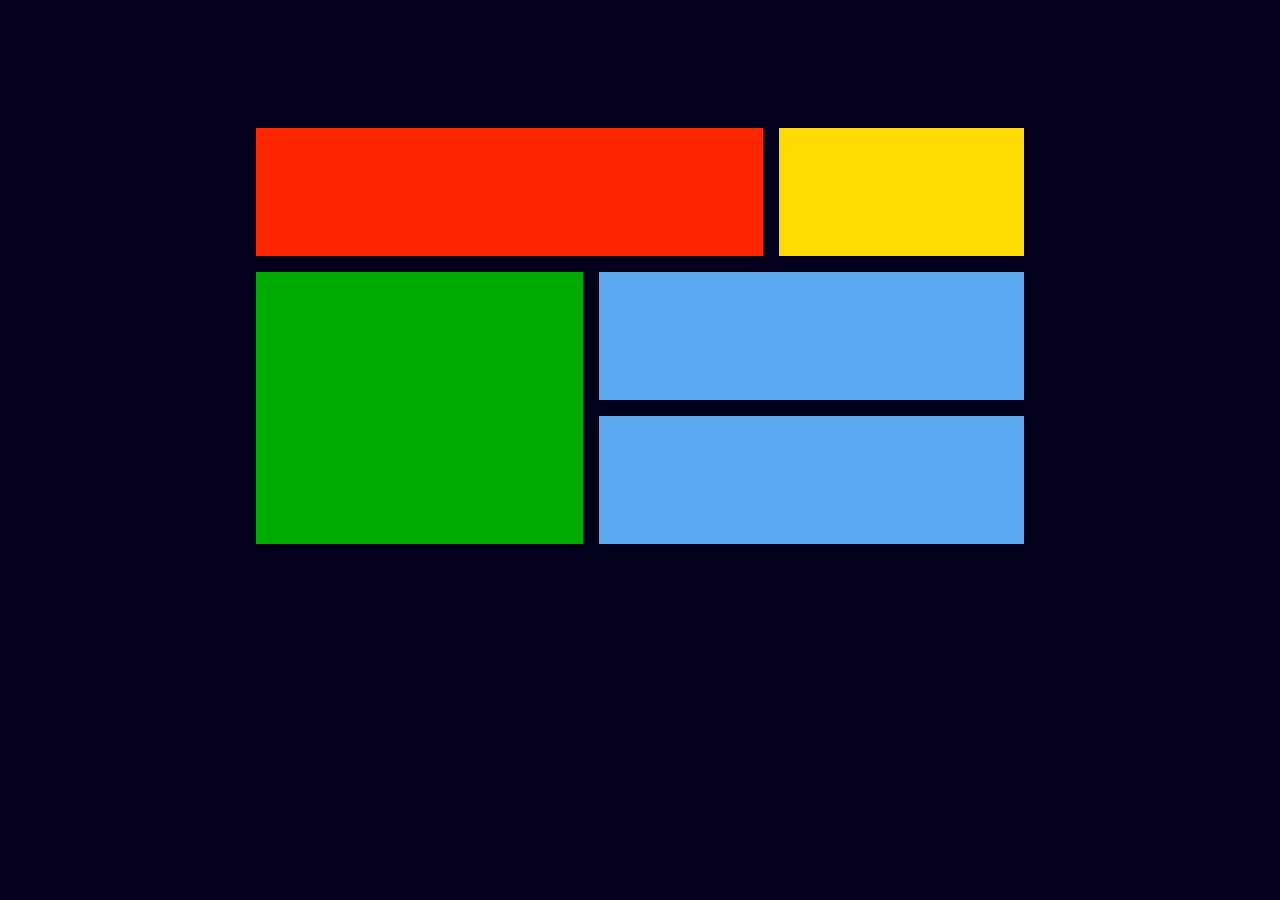
<file: CSS Layouts/Grid Layout/grid.html>
<!DOCTYPE html>
<html lang="en-US">

<head>
  <meta charset="UTF-8">
  <meta http-equiv="X-UA-Compatible" content="IE=edge">
  <meta name="viewport" content="width=device-width, initial-scale=1.0">
  <title>Grid layout</title>
  <link rel="stylesheet" type="text/css" href="grid.css">
</head>

<body>
  <main class="grid-container">
    <div class="grid-item one red"></div>
    <div class="grid-item two yellow"></div>
    <div class="grid-item three green"></div>
    <div class="grid-item four blue"></div>
    <div class="grid-item five blue"></div>
  </main>
</body>

</html>
</file>
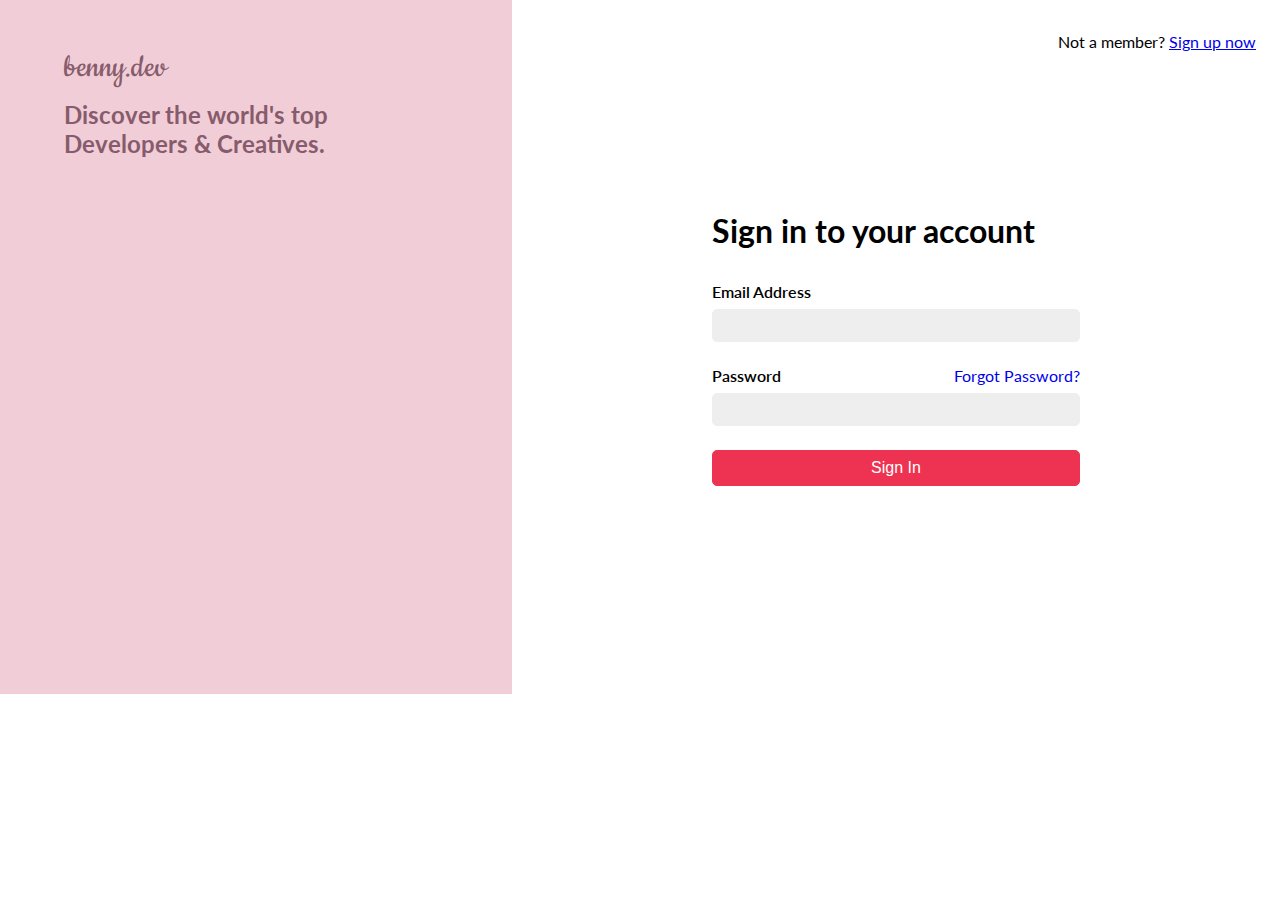
<file: Registration Process Webpages/login/login.html>
<!DOCTYPE html>
<html lang="en-US">

<head>
  <meta charset="UTF-8">
  <meta http-equiv="X-UA-Compatible" content="IE=edge">
  <meta name="viewport" content="width=device-width, initial-scale=1.0">
  <title>Sign In | benny.dev</title>
  <link rel="shortcut icon" href="/images/icon.jpeg" type="image/x-icon">
  <link rel="stylesheet" type="text/css" href="login.css">
  <link rel="preconnect" href="https://fonts.googleapis.com">
  <link rel="preconnect" href="https://fonts.gstatic.com" crossorigin>
  <link href="https://fonts.googleapis.com/css2?family=Cookie&family=Lato:wght@400;700&display=swap" rel="stylesheet">
</head>

<body>
  <main class="grid-container">
    <section class="grid-item design">
      <a href="#" id="logo">benny.dev</a>
      <h2>Discover the world's top Developers & Creatives.</h2>
    </section>
    <section class="grid-item form">
      <p>Not a member? <a href="/register/index.html" target="_blank">Sign up now</a></p>
      <a href="#" id="logo">benny.dev</a>
      <div class="dsk-cont">
        <h1>Sign in to your account</h1>
        <form action="/register-successful/success.html" target="_self" autocomplete="on">
          <label for="email">Email Address</label><br>
          <input type="email" name="email" id="email" required><br>
          <label for="password">Password</label>
          <span><a href="#">Forgot Password?</a></span><br>
          <input type="password" name="password" id="password" required><br>
          <button type="submit" id="button">Sign In</button>
          <p>Not a member? <a href="/register/index.html" target="_blank">Sign up now</a></p>
        </form>
      </div>
    </section>
  </main>
</body>

</html>
</file>
<file: CSS Layouts/Grid Layout/grid.css>
*,
*::before,
*::after {
    box-sizing: border-box;
    padding: 0;
    margin: 0;
}

:root {
    --red: rgb(255, 38, 0);
    --yellow: rgb(255, 217, 0);
    --green: rgb(0, 170, 0);
    --blue: rgb(91, 169, 241);
}

body {
    padding: 8rem 1rem;
    background-color: rgb(2, 0, 27);
}

.grid-container {
    display: grid;
    grid-template-columns: 0.8fr 0.4fr 0.6fr;
    grid-template-areas:
    "one one two"
    "three four four"
    "three five five"
    ;
    gap: 1em;
}

.grid-item {
    padding: 4rem;
}

.one {
    grid-area: one;
    background-color: var(--red);
}

.two {
    grid-area: two;
    background-color: var(--yellow);
}

.three {
    grid-area: three;
    background-color: var(--green);
}

.four {
    grid-area: four;
    background-color: var(--blue);
}

.five {
    grid-area: five;
    background-color: var(--blue);
}

@media (min-width: 1024px) {
    body {
        padding: 8rem 0;
    }
    .grid-container {
        width: 60%;
        margin: 0 auto;
    }
}
</file>
<file: Registration Process Webpages/login/login.css>
*,
*::before,
*::after {
    box-sizing: border-box;
    padding: 0;
    margin: 0;
}

:root {
    --lato: 'Lato', sans-serif;
    --cursive: 'Cookie', cursive;
    --purple: #f1cdd7;
    --pink: rgb(238, 51, 82);
}

body {
    font-family: var(--lato);
}

#logo {
    display: inline-block;
    font-family: var(--cursive);
    text-decoration: none;
}

.design, .form > p {
    display: none;
}

.form {
    padding: 2rem 1rem;
}

.form #logo {
    color: black;
    font-size: 35px;
    margin: 1rem 0 0;
}

form, .dsk-cont {
    margin: 1rem 0;
}

form p {
    display: block;
    text-align: center;
}

form input {
    width: 100%;
    padding: 0.5rem;
    margin: 0.5rem 0;
    border: 1px solid rgb(238, 238, 238);
    background-color: rgb(238, 238, 238);
    border-radius: 5px;
}

form input:focus {
    outline: none;
    border: 1px solid var(--pink);
}

form label {
    display: inline-block;
    margin: 1rem 0 0;
    font-weight: 550;
}

form span a {
    display: inline-block;
    margin: 1rem 0 0;
    float: right;
    text-decoration: none;
}

form button {
    width: 100%;
    padding: 0.5rem;
    margin: 1rem 0;
    color: white;
    font-size: 16px;
    background-color: var(--pink);
    border:  1px solid var(--pink);
    border-radius: 5px;
    cursor: pointer;
}

form button:hover {
    opacity: 0.9;
}

form p a {
    text-decoration: none;
}

@media (min-width: 1024px) {
    .grid-container {
        display: grid;
        grid-template-columns: 1fr 1.5fr;
        height: 100%;
    }

    .design, .form > p {
        display: block;
    }

    .design {
        padding: 3rem 4rem;
        background-color: var(--purple);
    }

    .design #logo {
        text-decoration: none;
        color: #865c6c;
        font-size: 35px;
    }

    .design h2 {
        margin: 0.8rem 0;
        color: #865c6c;
    }

    .form #logo {
        display: none;
    }

    .dsk-cont {
        width: 50%;
        margin: 10rem auto;
    }

    .form > p {
        display: block;
        padding: 0 0.5rem;
        text-align: right;
        text-decoration: none;
    }

    form p {
        display: none;
    }
}
</file>
